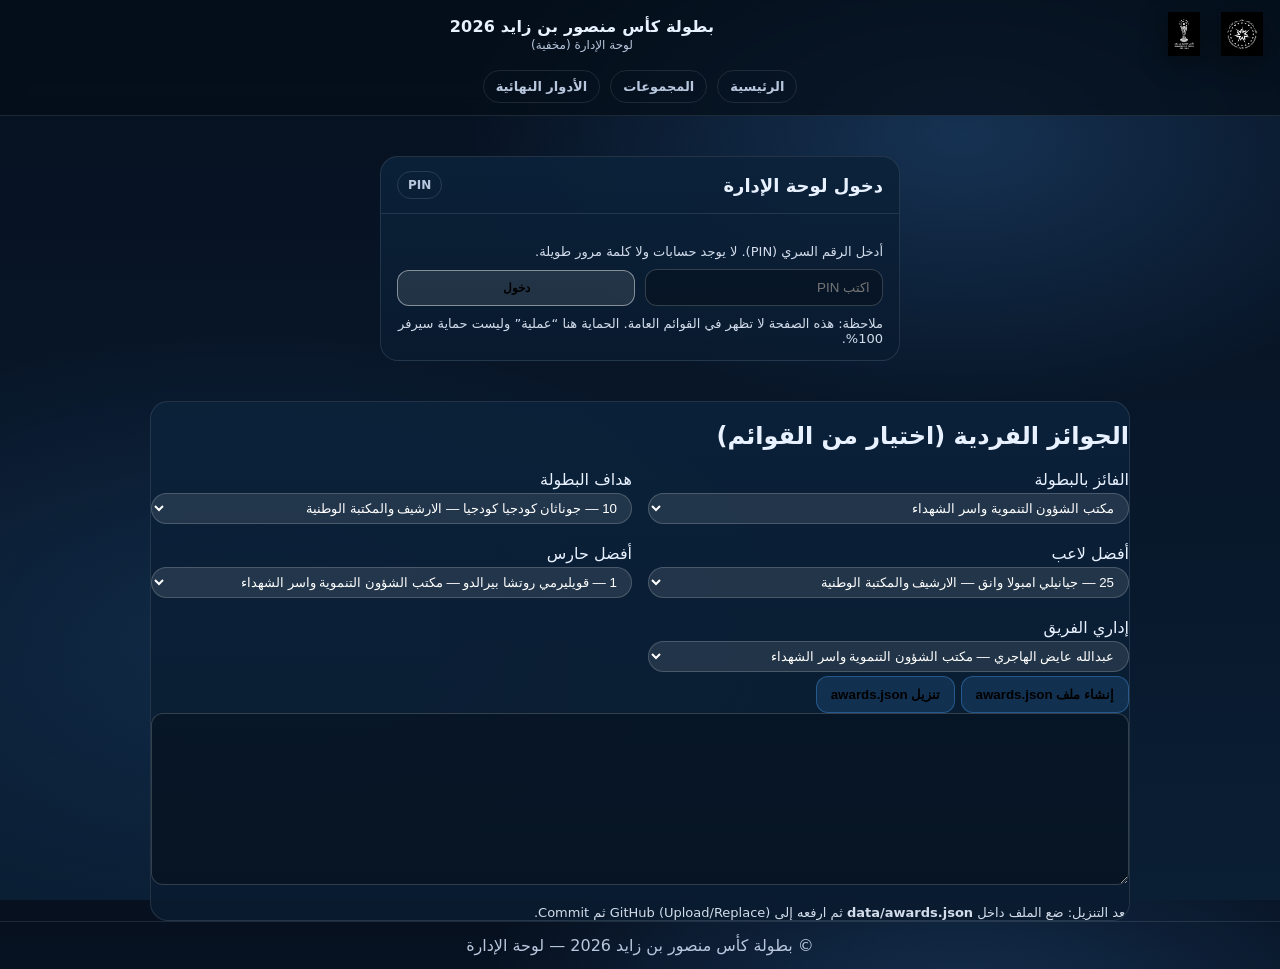
<file: admin.html>
<!doctype html>
<html lang="ar" dir="rtl">
<head>
  <meta charset="utf-8" />
  <meta name="viewport" content="width=device-width,initial-scale=1" />
  <title>لوحة الإدارة — كأس منصور 2026</title>
  <link rel="icon" type="image/png" href="assets/img/logo-tournament.png">
  <link rel="stylesheet" href="assets/css/style.css" />
  <style>
    .admin-wrap{max-width:980px;margin:0 auto}
    .admin-grid{display:grid;grid-template-columns:1fr;gap:12px}
    @media(min-width:820px){.admin-grid{grid-template-columns:1fr 1fr}}
    .box{border:1px solid rgba(255,255,255,.15);border-radius:14px;padding:14px;background:rgba(255,255,255,.04)}
    .row{display:flex;gap:10px;flex-wrap:wrap;align-items:center}
    .row > *{flex:1 1 180px}
    input, select, textarea{
      width:100%;padding:10px 12px;border-radius:12px;border:1px solid rgba(255,255,255,.18);
      background:rgba(0,0,0,.25);color:#fff;outline:none
    }
    textarea{min-height:90px}
    .btn{cursor:pointer}
    .btn.small{padding:10px 12px;border-radius:12px}
    .hint{font-size:13px;opacity:.9}
    .gate{max-width:520px;margin:40px auto}
    .hidden{display:none !important}
    .pill{display:inline-block;padding:6px 10px;border-radius:999px;background:rgba(255,255,255,.1);margin:4px 0}
    .mono{font-family:ui-monospace,SFMono-Regular,Menlo,Monaco,Consolas,"Liberation Mono","Courier New",monospace;font-size:12px}
  </style>
<style>
select option{color:#000;background:#fff;}
</style>
  <link rel="manifest" href="manifest.webmanifest">
  <meta name="theme-color" content="#0b1f3a">
  <meta name="apple-mobile-web-app-capable" content="yes">
  <meta name="apple-mobile-web-app-status-bar-style" content="default">
  <meta name="apple-mobile-web-app-title" content="كأس منصور">
  <link rel="apple-touch-icon" href="assets/icons/apple-touch-icon.png">
</head>
<body>
<header class="topbar">
  <div class="topbar-logos">
    <img class="logo" src="assets/img/logo-committee-white.png" alt="شعار اللجنة" />
  </div>
  <div class="brand">
    <div class="brand-title">بطولة كأس منصور بن زايد 2026</div>
    <div class="brand-sub">لوحة الإدارة (مخفية)</div>
  </div>
  <div class="topbar-logos">
    <img class="logo" src="assets/img/logo-cup-white.png" alt="شعار البطولة" />
  </div>
  <nav class="nav">
    <a class="nav-link" href="index.html">الرئيسية</a>
    <a class="nav-link" href="group.html?g=A">المجموعات</a>
    <a class="nav-link" href="knockout.html">الأدوار النهائية</a>
  </nav>
</header>

<main class="container admin-wrap">
  <section class="card gate" id="gate">
    <div class="card-h">
      <h2>دخول لوحة الإدارة</h2>
      <div class="badge">PIN</div>
    </div>
    <div class="card-b">
      <div class="hint">أدخل الرقم السري (PIN). لا يوجد حسابات ولا كلمة مرور طويلة.</div>
      <div style="height:10px"></div>
      <div class="row">
        <input id="pin" inputmode="numeric" placeholder="اكتب PIN" />
        <button class="btn btn-ga small" id="btnLogin">دخول</button>
      </div>
      <div id="gateMsg" class="note hidden" style="margin-top:10px"></div>
      <div class="hint" style="margin-top:10px">
        ملاحظة: هذه الصفحة لا تظهر في القوائم العامة. الحماية هنا “عملية” وليست حماية سيرفر 100%.
      </div>
    </div>
  </section>

  <section class="card hidden" id="panel">
    <div class="card-h">
      <h2>تحديث سريع — النتائج / الهدافون / VAR / الكروت</h2>
      <div class="badge" id="dataStatus">جاهز</div>
    </div>

    <div class="card-b">
      <div class="admin-grid">
        <div class="box">
          <div class="row">
            <select id="matchSelect"></select>
            <button class="btn btn-gb small" id="btnLoadMatch">تحميل</button>
          </div>
          <div class="hint" id="matchMeta" style="margin-top:8px"></div>

          <!-- KO Teams + Team Pool (for QF/SF/F/TP only) -->
          <div class="box hidden" id="koBox" style="border:1px dashed rgba(255,255,255,.35)">
            <div class="hint" style="margin-bottom:8px">
              <b>الأدوار النهائية:</b> اختر الفريقين من القائمة (16 فريق). يمكنك استبعاد الفرق التي خرجت لتسهيل الاختيار، وإضافة فريق بالخطأ إن لزم.
            </div>
            <div class="row">
              <select id="ko_team1"></select>
              <select id="ko_team2"></select>
            </div>

            <div style="height:8px"></div>
            <div class="row">
              <select id="poolTeam"></select>
              <button class="btn small" id="btnExcludeTeam" type="button">استبعاد</button>
              <button class="btn btn-gb small" id="btnResetPool" type="button">إعادة ضبط</button>
            </div>

            <div style="height:8px"></div>
            <div class="row">
              <input id="addTeamName" placeholder="إضافة فريق (اختياري)" />
              <button class="btn small" id="btnAddTeam" type="button">إضافة</button>
            </div>

            <div class="hint" style="margin-top:8px">
              ملاحظة: الاستبعاد/الإضافة محفوظة على هذا الجهاز فقط.
            </div>
          </div>


          <div style="height:10px"></div>
          <div class="row">
            <input id="score1" placeholder="نتيجة الفريق 1" inputmode="numeric" />
            <input id="score2" placeholder="نتيجة الفريق 2" inputmode="numeric" />
          </div>

          <div style="height:10px"></div>
          <div class="row">
            <select id="ref1"></select>
            <select id="ref2"></select>
          </div>

          <div class="row">
            <input id="ref1_manual" placeholder="أو اكتب حكم 1 يدويًا" />
            <input id="ref2_manual" placeholder="أو اكتب حكم 2 يدويًا" />
          </div>

          <div style="height:10px"></div>
          <div class="row">
            <select id="commentator"></select>
            <input id="pomSearch" class="pill" placeholder="بحث لاعب (اكتب حرفين)" style="flex:1;min-width:140px" />
            <select id="pom"></select>
            <input id="pom_manual" placeholder="أو اكتب اسم أفضل لاعب يدوياً" />
          </div>

          <div class="row">
            <input id="commentator_manual" placeholder="أو اكتب اسم المعلق يدويًا" />
          </div>

          <div style="height:10px"></div>
          
          <div style="height:10px"></div>

          
          <div class="hint" style="margin:10px 0 6px"><b>VAR</b> (حتى 4 مرات في المباراة: <b>2</b> لكل فريق)</div>
          <div class="var-grid">
            <!-- 1 -->
            <div class="row">
              <span class="pill" style="min-width:34px;text-align:center">1</span>
              <select id="var1_team" class="pill">
                <option value="">الفريق</option>
                <option value="team1">الفريق 1</option>
                <option value="team2">الفريق 2</option>
              </select>
              <select id="var1_type" class="pill">
                <option value="">الحالة</option>
                <option value="penalty">ضربة جزاء</option>
                <option value="goal">هدف</option>
                <option value="red">بطاقة حمراء</option>
                <option value="other">أخرى</option>
              </select>
              <select id="var1_result" class="pill">
                <option value="">النتيجة</option>
                <option value="awarded">تم احتسابه</option>
                <option value="cancelled">أُلغي</option>
                <option value="confirmed">تأكيد قرار الحكم</option>
              </select>
            </div>
            <!-- 2 -->
            <div class="row">
              <span class="pill" style="min-width:34px;text-align:center">2</span>
              <select id="var2_team" class="pill">
                <option value="">الفريق</option>
                <option value="team1">الفريق 1</option>
                <option value="team2">الفريق 2</option>
              </select>
              <select id="var2_type" class="pill">
                <option value="">الحالة</option>
                <option value="penalty">ضربة جزاء</option>
                <option value="goal">هدف</option>
                <option value="red">بطاقة حمراء</option>
                <option value="other">أخرى</option>
              </select>
              <select id="var2_result" class="pill">
                <option value="">النتيجة</option>
                <option value="awarded">تم احتسابه</option>
                <option value="cancelled">أُلغي</option>
                <option value="confirmed">تأكيد قرار الحكم</option>
              </select>
            </div>
            <!-- 3 -->
            <div class="row">
              <span class="pill" style="min-width:34px;text-align:center">3</span>
              <select id="var3_team" class="pill">
                <option value="">الفريق</option>
                <option value="team1">الفريق 1</option>
                <option value="team2">الفريق 2</option>
              </select>
              <select id="var3_type" class="pill">
                <option value="">الحالة</option>
                <option value="penalty">ضربة جزاء</option>
                <option value="goal">هدف</option>
                <option value="red">بطاقة حمراء</option>
                <option value="other">أخرى</option>
              </select>
              <select id="var3_result" class="pill">
                <option value="">النتيجة</option>
                <option value="awarded">تم احتسابه</option>
                <option value="cancelled">أُلغي</option>
                <option value="confirmed">تأكيد قرار الحكم</option>
              </select>
            </div>
            <!-- 4 -->
            <div class="row">
              <span class="pill" style="min-width:34px;text-align:center">4</span>
              <select id="var4_team" class="pill">
                <option value="">الفريق</option>
                <option value="team1">الفريق 1</option>
                <option value="team2">الفريق 2</option>
              </select>
              <select id="var4_type" class="pill">
                <option value="">الحالة</option>
                <option value="penalty">ضربة جزاء</option>
                <option value="goal">هدف</option>
                <option value="red">بطاقة حمراء</option>
                <option value="other">أخرى</option>
              </select>
              <select id="var4_result" class="pill">
                <option value="">النتيجة</option>
                <option value="awarded">تم احتسابه</option>
                <option value="cancelled">أُلغي</option>
                <option value="confirmed">تأكيد قرار الحكم</option>
              </select>
            </div>
          </div>
<div style="height:10px"></div>
          <div class="row">
            <button class="btn btn-gc small" id="btnSaveRow">حفظ داخل اللوحة</button>
            <button class="btn btn-gd small" id="btnResetRow">تراجع</button>
          </div>
          <div class="hint" style="margin-top:8px">
            “حفظ داخل اللوحة” لا يرفع GitHub تلقائيًا — لكنه يحضّر لك ملف matches.csv جاهز للتنزيل/الرفع.
          </div>
        </div>

        <div class="box">
          <div class="hint"><b>الهدافون (بدون كتابة أسماء)</b></div>
          <div class="row" style="margin-top:8px">
            <select id="side"></select>
            <input id="playerSearch" class="pill" placeholder="بحث لاعب (اكتب حرفين)" style="flex:1;min-width:140px" />
            <select id="player"></select>
            <input id="player_manual" placeholder="أو اكتب اسم اللاعب يدوياً" />
            <button class="btn btn-ga small" id="btnGoal">+ هدف</button>
          </div>
          <div class="row">
            <button class="btn btn-gb small" id="btnUndoGoal">تراجع آخر هدف</button>
            <button class="btn btn-gc small" id="btnClearGoals">مسح الهدافين</button>
          </div>

          <div style="height:10px"></div>
          <div class="hint"><b>الكروت</b></div>
          <div class="row" style="margin-top:8px">
            <select id="cardSide"></select>
            <input id="cardSearch" class="pill" placeholder="بحث لاعب (اكتب حرفين)" style="flex:1;min-width:140px" />
            <select id="cardPlayer"></select>
            <input id="cardPlayer_manual" placeholder="أو اكتب اسم اللاعب يدوياً" />
            <button class="btn btn-gb small" id="btnYellow">🟨 أصفر</button>
            <button class="btn btn-gd small" id="btnRed">🟥 أحمر</button>
          </div>
          <div class="row">
            <button class="btn btn-gc small" id="btnUndoCard">تراجع آخر كرت</button>
            <button class="btn btn-gc small" id="btnClearCards">مسح الكروت</button>
          </div>

          <div style="height:12px"></div>
          <div class="hint"><b>الملخص (يظهر في صفحة المباراة)</b></div>
          <div class="pill">الفريق 1 — الهدافون</div>
          <div class="mono" id="goalsPreview1">—</div>
          <div class="pill">الفريق 2 — الهدافون</div>
          <div class="mono" id="goalsPreview2">—</div>
          <div class="pill">الفريق 1 — كروت</div>
          <div class="mono" id="cardsPreview1">—</div>
          <div class="pill">الفريق 2 — كروت</div>
          <div class="mono" id="cardsPreview2">—</div>
        </div>
      </div>

      <hr class="sep" />

      <div class="box">
        <div class="row">
          <button class="btn btn-ga small" id="btnDownload">تنزيل matches.csv</button>
          <button class="btn btn-gb small" id="btnCopy">نسخ محتوى CSV</button>
        </div>
        <div class="hint" style="margin-top:8px">
          بعد التنزيل: ادخل GitHub → افتح <span class="mono">data/matches.csv</span> → Upload/Replace → Commit.
        </div>
        <textarea id="csvOut" class="mono" readonly></textarea>
      </div>

      <div id="panelMsg" class="note hidden" style="margin-top:12px"></div>
    </div>
  </section>

<section class="card">
  <h2 class="card-title">الجوائز الفردية (اختيار من القوائم)</h2>
  <div class="grid-2">
    <div class="field">
      <label class="field-label">الفائز بالبطولة</label>
      <select id="award_bestTeam" class="pill"></select>
    </div>
    <div class="field">
      <label class="field-label">هداف البطولة</label>
      <select id="award_topScorer" class="pill"></select>
    </div>
    <div class="field">
      <label class="field-label">أفضل لاعب</label>
      <select id="award_bestPlayer" class="pill"></select>
    </div>
    <div class="field">
      <label class="field-label">أفضل حارس</label>
      <select id="award_bestGK" class="pill"></select>
    </div>
    <div class="field">
      <label class="field-label">إداري الفريق</label>
      <select id="award_bestAdmin" class="pill"></select>
    </div>
  </div>

  <div class="actions">
    <button id="award_save" class="btn primary">إنشاء ملف awards.json</button>
    <button id="award_download" class="btn">تنزيل awards.json</button>
  </div>

  <textarea id="award_json" class="csv-box" rows="10" spellcheck="false" dir="ltr"></textarea>
  <div class="hint">بعد التنزيل: ضع الملف داخل <b>data/awards.json</b> ثم ارفعه إلى GitHub (Upload/Replace) ثم Commit.</div>
</section>

</main>

<footer class="footer">
  © بطولة كأس منصور بن زايد 2026 — لوحة الإدارة
</footer>

<script src="assets/js/admin.js"></script>
  <script src="assets/js/admin_awards.js"></script>
<script>
  if ("serviceWorker" in navigator) {
    window.addEventListener("load", function () {
      navigator.serviceWorker.register("service-worker.js")
        .then(function () { console.log("PWA ready"); })
        .catch(function (err) { console.error("SW registration failed:", err); });
    });
  }
</script>
</body>
</html>
</file>
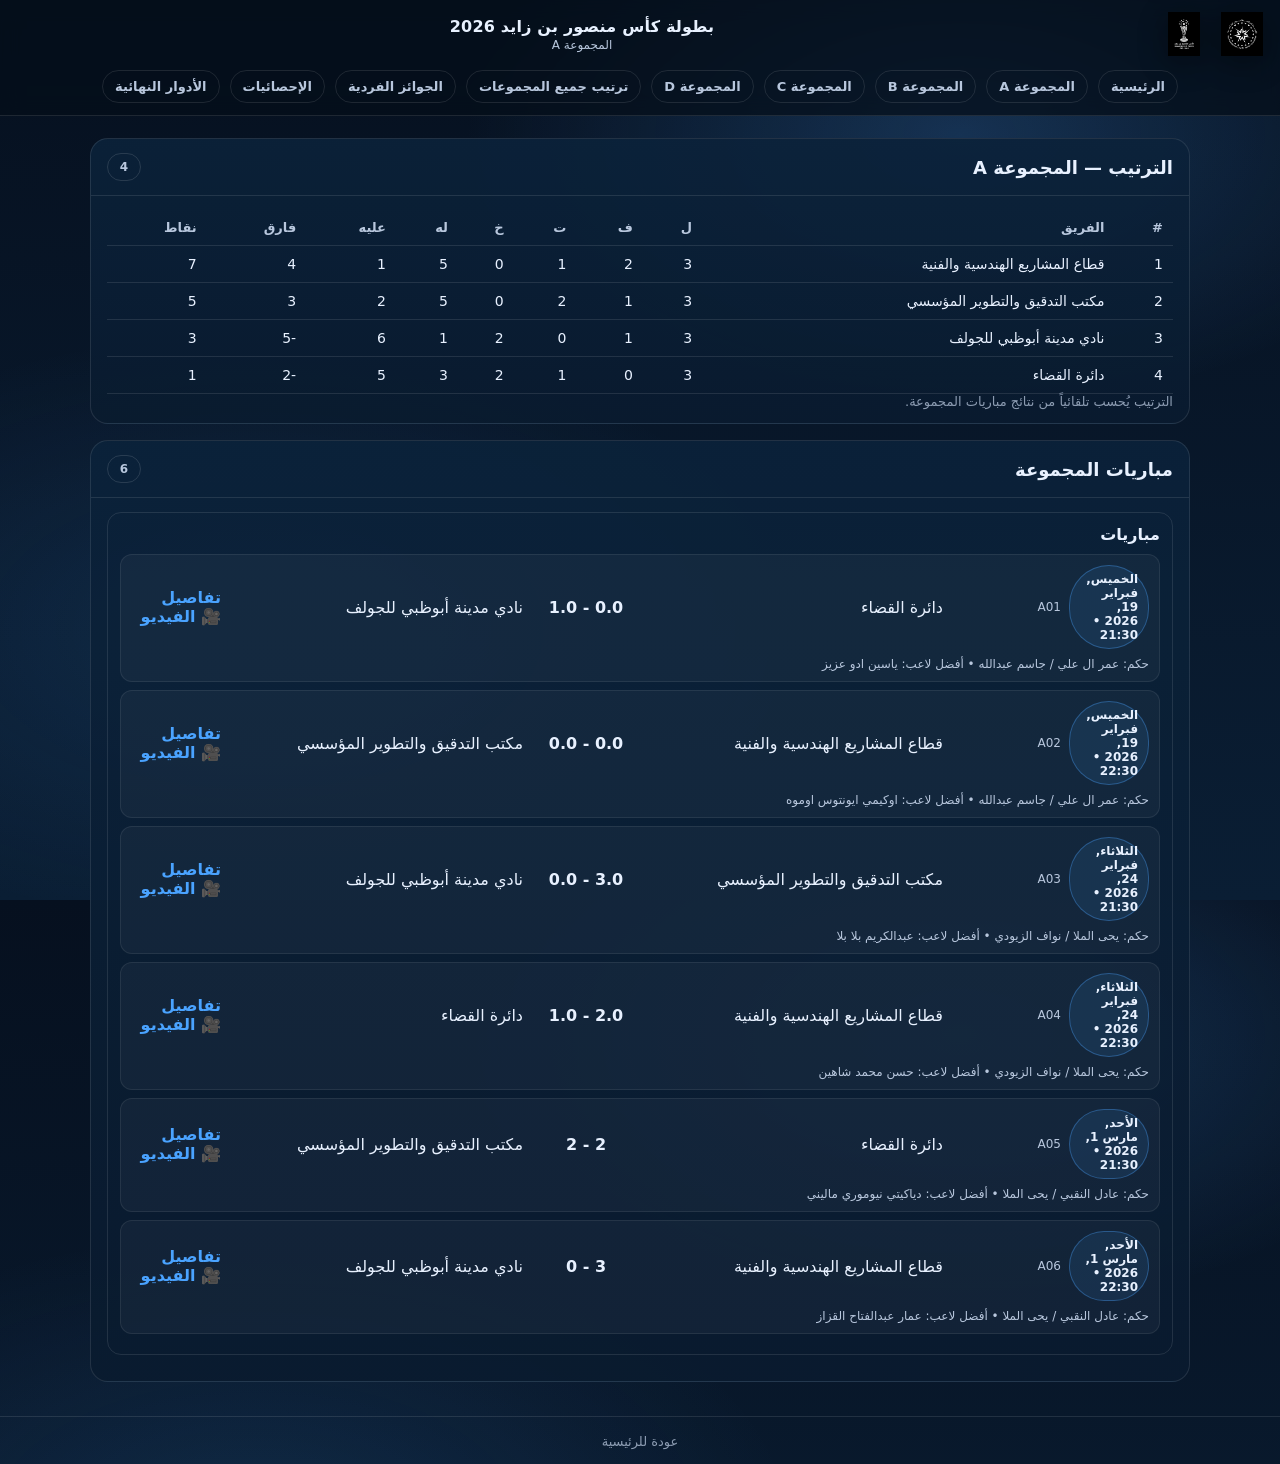
<file: group.html>
<!doctype html>
<html lang="ar" dir="rtl">
<head>
  <meta charset="utf-8" />
  <meta name="viewport" content="width=device-width,initial-scale=1" />
  <title>المجموعة</title>
  <link rel="icon" type="image/png" href="assets/img/logo-tournament.png">
  <link rel="stylesheet" href="assets/css/style.css" />
  <link rel="manifest" href="manifest.webmanifest">
  <meta name="theme-color" content="#0b1f3a">
  <meta name="apple-mobile-web-app-capable" content="yes">
  <meta name="apple-mobile-web-app-status-bar-style" content="default">
  <meta name="apple-mobile-web-app-title" content="كأس منصور">
  <link rel="apple-touch-icon" href="assets/icons/apple-touch-icon.png">
</head>
<body id="page">
<header class="topbar">
  <div class="topbar-logos">
    <img class="logo" src="assets/img/logo-committee-white.png" alt="شعار اللجنة" />
  </div>
  <div class="brand">
    <div class="brand-title">بطولة كأس منصور بن زايد 2026</div>
    <div class="brand-sub" id="pageSub">المجموعة</div>
  </div>
  <div class="topbar-logos">
    <img class="logo" src="assets/img/logo-cup-white.png" alt="شعار البطولة" />
  </div>
  <nav class="nav">
    <a class="nav-link" href="index.html">الرئيسية</a>
    <a class="nav-link" href="group.html?g=A">المجموعة A</a>
    <a class="nav-link" href="group.html?g=B">المجموعة B</a>
    <a class="nav-link" href="group.html?g=C">المجموعة C</a>
    <a class="nav-link" href="group.html?g=D">المجموعة D</a>
    <a class="nav-link" href="groups_all.html">ترتيب جميع المجموعات</a>
    <a class="nav-link" href="awards.html">الجوائز الفردية</a>
    <a class="nav-link" href="stats.html">الإحصائيات</a>
    <a class="nav-link" href="knockout.html">الأدوار النهائية</a>
  </nav>
</header>

<main class="container">
  <section class="card">
    <div class="card-h">
      <h2 id="grpTitle">ترتيب المجموعة</h2>
      <div class="badge" id="grpBadge">0</div>
    </div>
    <div class="card-b table-wrap">
      <table class="table" id="tblStandings">
        <thead>
          <tr>
            <th>#</th>
            <th>الفريق</th>
            <th>ل</th>
            <th>ف</th>
            <th>ت</th>
            <th>خ</th>
            <th>له</th>
            <th>عليه</th>
            <th>فارق</th>
            <th>نقاط</th>
          </tr>
        </thead>
        <tbody></tbody>
      </table>
      <div class="muted small">الترتيب يُحسب تلقائياً من نتائج مباريات المجموعة.</div>
      <div id="loadError" class="note hidden"></div>
    </div>
  </section>

  <section class="card">
    <div class="card-h">
      <h2>مباريات المجموعة</h2>
      <div class="badge" id="matchesCount">0</div>
    </div>
    <div class="card-b" id="matchesByRound"></div>
  </section>
</main>

<footer class="footer">
  <a class="muted" href="index.html">عودة للرئيسية</a>
</footer>

<script src="assets/js/main.js"></script>
<script>
  CupApp.initGroup();
</script>
<script>
  if ("serviceWorker" in navigator) {
    window.addEventListener("load", function () {
      navigator.serviceWorker.register("service-worker.js")
        .then(function () { console.log("PWA ready"); })
        .catch(function (err) { console.error("SW registration failed:", err); });
    });
  }
</script>
</body>
</html>
</file>
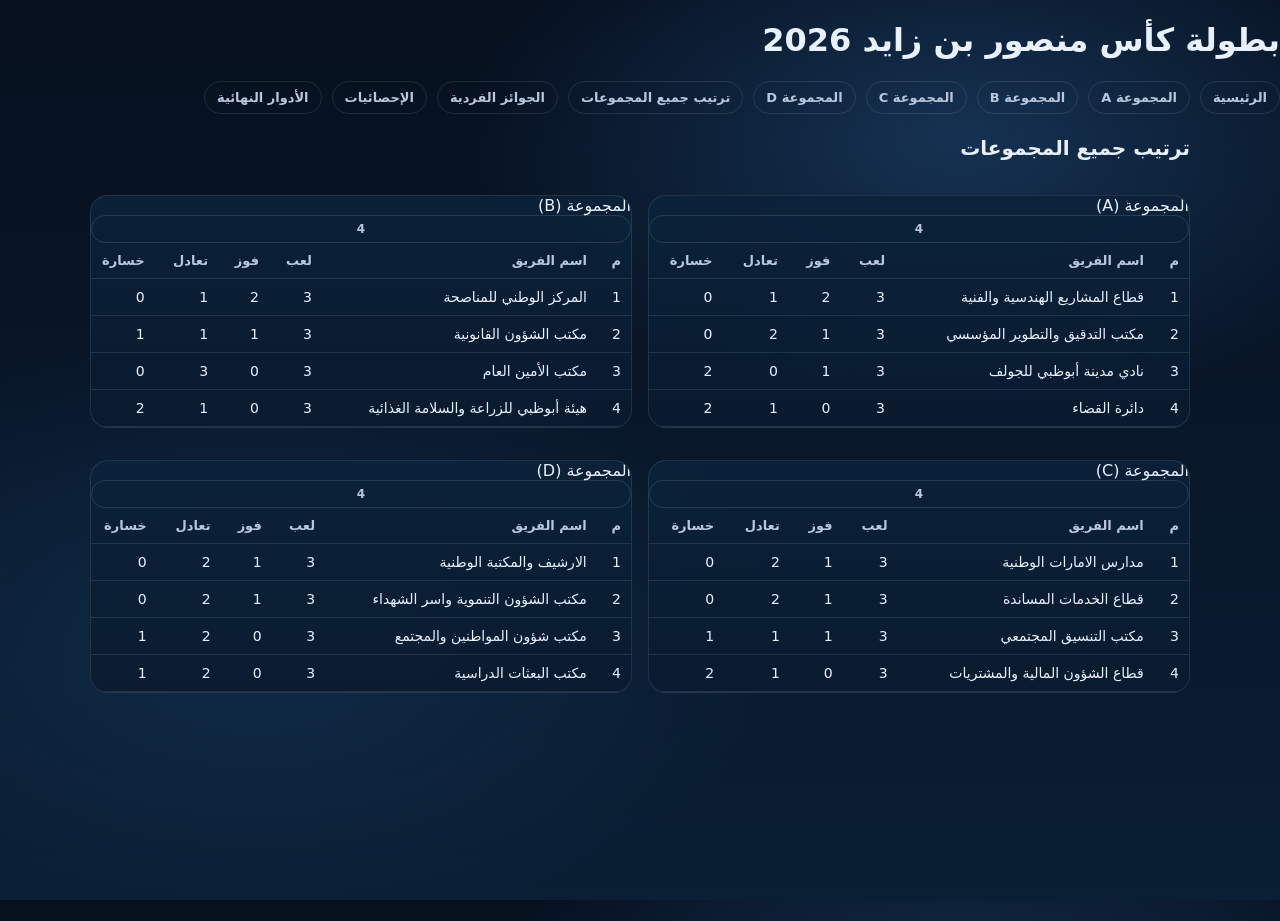
<file: groups_all.html>
<!DOCTYPE html>
<html lang="ar" dir="rtl">
<head>
  <meta charset="UTF-8" />
  <meta name="viewport" content="width=device-width, initial-scale=1.0" />
  <title>بطولة كأس منصور بن زايد 2026</title>
  <link rel="stylesheet" href="assets/css/style.css" />
  <link rel="manifest" href="manifest.webmanifest">
  <meta name="theme-color" content="#0b1f3a">
  <meta name="apple-mobile-web-app-capable" content="yes">
  <meta name="apple-mobile-web-app-status-bar-style" content="default">
  <meta name="apple-mobile-web-app-title" content="كأس منصور">
  <link rel="apple-touch-icon" href="assets/icons/apple-touch-icon.png">
</head>

<body>
  <header class="site-header">
    <div class="header-inner">
      <h1 class="site-title">بطولة كأس منصور بن زايد 2026</h1>
    </div>
    <nav class="nav">
    <a class="nav-link" href="index.html">الرئيسية</a>
    <a class="nav-link" href="group.html?g=A">المجموعة A</a>
    <a class="nav-link" href="group.html?g=B">المجموعة B</a>
    <a class="nav-link" href="group.html?g=C">المجموعة C</a>
    <a class="nav-link" href="group.html?g=D">المجموعة D</a>
    <a class="nav-link" href="groups_all.html">ترتيب جميع المجموعات</a>
    <a class="nav-link" href="awards.html">الجوائز الفردية</a>
    <a class="nav-link" href="stats.html">الإحصائيات</a>
    <a class="nav-link" href="knockout.html">الأدوار النهائية</a>
  </nav>
  </header>

  <main class="container">
    <div class="page-head">
      <h2 class="page-title">ترتيب جميع المجموعات</h2>
      <div id="loadError" class="alert hidden"></div>
    </div>

    <div class="grid-2">
      
      <section class="card" id="grp_A">
        <div class="card-head">
          <div class="card-title">المجموعة (A)</div>
          <div class="badge">0</div>
        </div>
        <div class="table-wrap">
          <table class="table">
            <thead>
              <tr>
                <th>م</th>
                <th>اسم الفريق</th>
                <th>لعب</th>
                <th>فوز</th>
                <th>تعادل</th>
                <th>خسارة</th>
                <th>له</th>
                <th>عليه</th>
                <th>الفرق</th>
                <th>النقاط</th>
              </tr>
            </thead>
            <tbody></tbody>
          </table>
        </div>
      </section>
    
      <section class="card" id="grp_B">
        <div class="card-head">
          <div class="card-title">المجموعة (B)</div>
          <div class="badge">0</div>
        </div>
        <div class="table-wrap">
          <table class="table">
            <thead>
              <tr>
                <th>م</th>
                <th>اسم الفريق</th>
                <th>لعب</th>
                <th>فوز</th>
                <th>تعادل</th>
                <th>خسارة</th>
                <th>له</th>
                <th>عليه</th>
                <th>الفرق</th>
                <th>النقاط</th>
              </tr>
            </thead>
            <tbody></tbody>
          </table>
        </div>
      </section>
    
      <section class="card" id="grp_C">
        <div class="card-head">
          <div class="card-title">المجموعة (C)</div>
          <div class="badge">0</div>
        </div>
        <div class="table-wrap">
          <table class="table">
            <thead>
              <tr>
                <th>م</th>
                <th>اسم الفريق</th>
                <th>لعب</th>
                <th>فوز</th>
                <th>تعادل</th>
                <th>خسارة</th>
                <th>له</th>
                <th>عليه</th>
                <th>الفرق</th>
                <th>النقاط</th>
              </tr>
            </thead>
            <tbody></tbody>
          </table>
        </div>
      </section>
    
      <section class="card" id="grp_D">
        <div class="card-head">
          <div class="card-title">المجموعة (D)</div>
          <div class="badge">0</div>
        </div>
        <div class="table-wrap">
          <table class="table">
            <thead>
              <tr>
                <th>م</th>
                <th>اسم الفريق</th>
                <th>لعب</th>
                <th>فوز</th>
                <th>تعادل</th>
                <th>خسارة</th>
                <th>له</th>
                <th>عليه</th>
                <th>الفرق</th>
                <th>النقاط</th>
              </tr>
            </thead>
            <tbody></tbody>
          </table>
        </div>
      </section>
    
    </div>
  </main>

  <script src="assets/js/main.js"></script>
  <script src="assets/js/groups_all.js"></script>
  <script>
  if ("serviceWorker" in navigator) {
    window.addEventListener("load", function () {
      navigator.serviceWorker.register("service-worker.js")
        .then(function () { console.log("PWA ready"); })
        .catch(function (err) { console.error("SW registration failed:", err); });
    });
  }
</script>
</body>
</html>
</file>
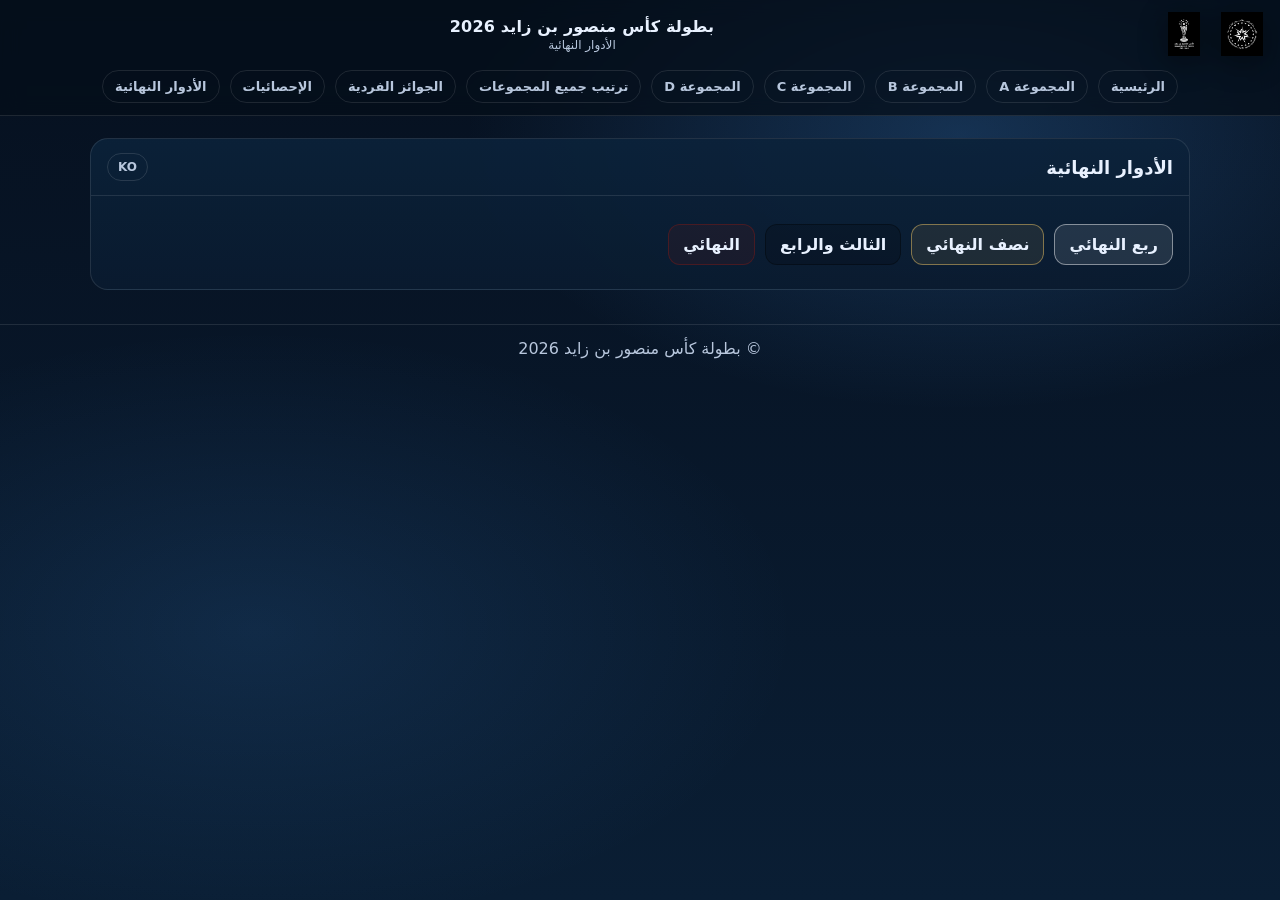
<file: knockout.html>
<!doctype html>
<html lang="ar" dir="rtl">
<head>
  <meta charset="utf-8" />
  <meta name="viewport" content="width=device-width,initial-scale=1" />
  <title>الأدوار النهائية</title>
  <link rel="icon" type="image/png" href="assets/img/logo-tournament.png">
  <link rel="stylesheet" href="assets/css/style.css" />
  <link rel="manifest" href="manifest.webmanifest">
  <meta name="theme-color" content="#0b1f3a">
  <meta name="apple-mobile-web-app-capable" content="yes">
  <meta name="apple-mobile-web-app-status-bar-style" content="default">
  <meta name="apple-mobile-web-app-title" content="كأس منصور">
  <link rel="apple-touch-icon" href="assets/icons/apple-touch-icon.png">
</head>
<body id="page">
<header class="topbar">
  <div class="topbar-logos">
    <img class="logo" src="assets/img/logo-committee-white.png" alt="شعار اللجنة" />
  </div>
  <div class="brand">
    <div class="brand-title">بطولة كأس منصور بن زايد 2026</div>
    <div class="brand-sub" id="pageSub">الأدوار النهائية</div>
  </div>
  <div class="topbar-logos">
    <img class="logo" src="assets/img/logo-cup-white.png" alt="شعار البطولة" />
  </div>
  <nav class="nav">
    <a class="nav-link" href="index.html">الرئيسية</a>
    <a class="nav-link" href="group.html?g=A">المجموعة A</a>
    <a class="nav-link" href="group.html?g=B">المجموعة B</a>
    <a class="nav-link" href="group.html?g=C">المجموعة C</a>
    <a class="nav-link" href="group.html?g=D">المجموعة D</a>
    <a class="nav-link" href="groups_all.html">ترتيب جميع المجموعات</a>
    <a class="nav-link" href="awards.html">الجوائز الفردية</a>
    <a class="nav-link" href="stats.html">الإحصائيات</a>
    <a class="nav-link" href="knockout.html">الأدوار النهائية</a>
  </nav>
</header>

<main class="container">
  <section class="card">
    <div class="card-h">
      <h2>الأدوار النهائية</h2>
      <div class="badge">KO</div>
    </div>
    <div class="card-b">
      <div class="btn-row">
        <a class="btn btn-ga" href="qf.html">ربع النهائي</a>
        <a class="btn btn-gb" href="sf.html">نصف النهائي</a>
        <a class="btn btn-gc" href="tp.html">الثالث والرابع</a>
        <a class="btn btn-gd" href="final.html">النهائي</a>
      </div>
      <div class="muted small" style="margin-top:10px">
       
      </div>
    </div>
  </section>
</main>

<footer class="footer">© بطولة كأس منصور بن زايد 2026</footer>

<script src="assets/js/main.js"></script>
<script> CupApp.initKnockout(); </script>
<script>
  if ("serviceWorker" in navigator) {
    window.addEventListener("load", function () {
      navigator.serviceWorker.register("service-worker.js")
        .then(function () { console.log("PWA ready"); })
        .catch(function (err) { console.error("SW registration failed:", err); });
    });
  }
</script>
</body>
</html>
</file>
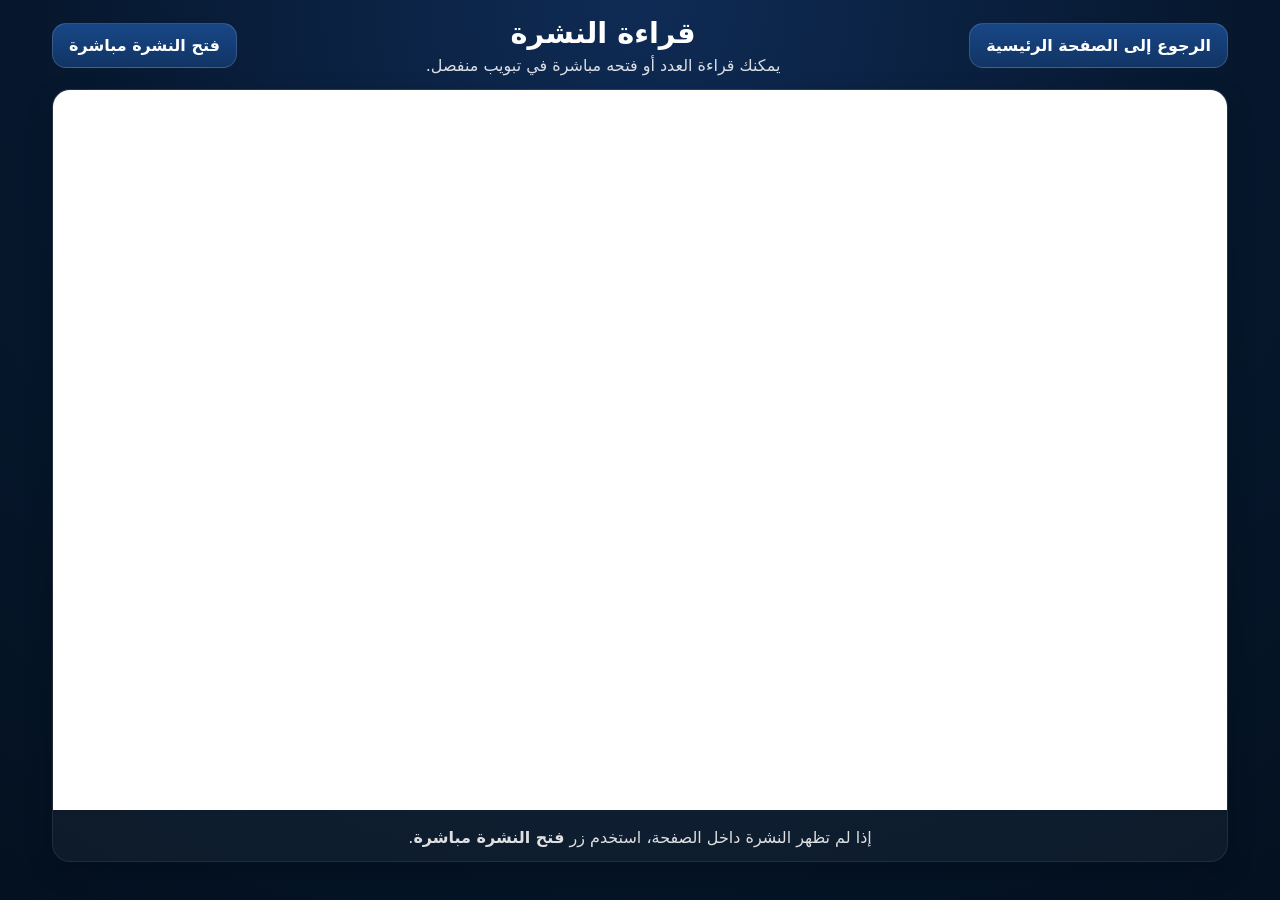
<file: news-viewer.html>
<!doctype html>
<html lang="ar" dir="rtl">
<head>
  <meta charset="utf-8" />
  <meta name="viewport" content="width=device-width,initial-scale=1" />
  <title>قراءة النشرة</title>
  <link rel="stylesheet" href="assets/css/style.css" />
  <style>
    body{background:radial-gradient(circle at top, #0f2b55, #06172d 55%, #041120);color:#fff;margin:0}
    .viewer-wrap{max-width:1200px;margin:0 auto;padding:16px 12px 24px}
    .viewer-top{display:flex;align-items:center;justify-content:space-between;gap:12px;flex-wrap:wrap;margin-bottom:14px}
    .title-wrap{flex:1 1 auto;text-align:center}
    .title-wrap h1{margin:0 0 6px;font-size:1.8rem}
    .title-wrap p{margin:0;color:rgba(255,255,255,.85)}
    .back-home,.open-direct{display:inline-flex;align-items:center;justify-content:center;padding:12px 16px;border-radius:14px;background:linear-gradient(180deg,#184786,#113464);color:#fff;text-decoration:none;border:1px solid rgba(255,255,255,.15);font-weight:800}
    .viewer-card{background:rgba(255,255,255,.04);border:1px solid rgba(255,255,255,.08);border-radius:18px;overflow:hidden;box-shadow:0 10px 28px rgba(0,0,0,.2)}
    iframe{width:100%;height:80vh;border:none;background:#fff}
    .fallback{padding:14px;text-align:center;color:rgba(255,255,255,.86)}
    @media (max-width:640px){
      .viewer-wrap{padding:12px 8px 20px}
      .viewer-top{position:sticky;top:0;background:linear-gradient(180deg, rgba(6,23,45,.97), rgba(6,23,45,.9));backdrop-filter:blur(8px);padding:8px 0 10px;z-index:10}
      .title-wrap h1{font-size:1.2rem}
      .title-wrap p{font-size:.88rem}
      .back-home,.open-direct{width:100%;min-height:44px;font-size:.95rem}
      iframe{height:74vh}
    }
  </style>
</head>
<body>
  <main class="viewer-wrap">
    <div class="viewer-top">
      <a href="index.html" class="back-home">الرجوع إلى الصفحة الرئيسية</a>
      <div class="title-wrap">
        <h1 id="pageTitle">قراءة النشرة</h1>
        <p>يمكنك قراءة العدد أو فتحه مباشرة في تبويب منفصل.</p>
      </div>
      <a id="openDirect" href="#" class="open-direct" target="_blank" rel="noopener">فتح النشرة مباشرة</a>
    </div>

    <section class="viewer-card">
      <iframe id="pdfFrame" title="قراءة النشرة"></iframe>
      <div class="fallback">إذا لم تظهر النشرة داخل الصفحة، استخدم زر <strong>فتح النشرة مباشرة</strong>.</div>
    </section>
  </main>

  <script>
    const params = new URLSearchParams(location.search);
    const file = params.get('file') || '';
    const title = params.get('title') || 'قراءة النشرة';
    document.getElementById('pageTitle').textContent = decodeURIComponent(title);
    document.getElementById('pdfFrame').src = file;
    document.getElementById('openDirect').href = file;
  </script>
</body>
</html>
</file>
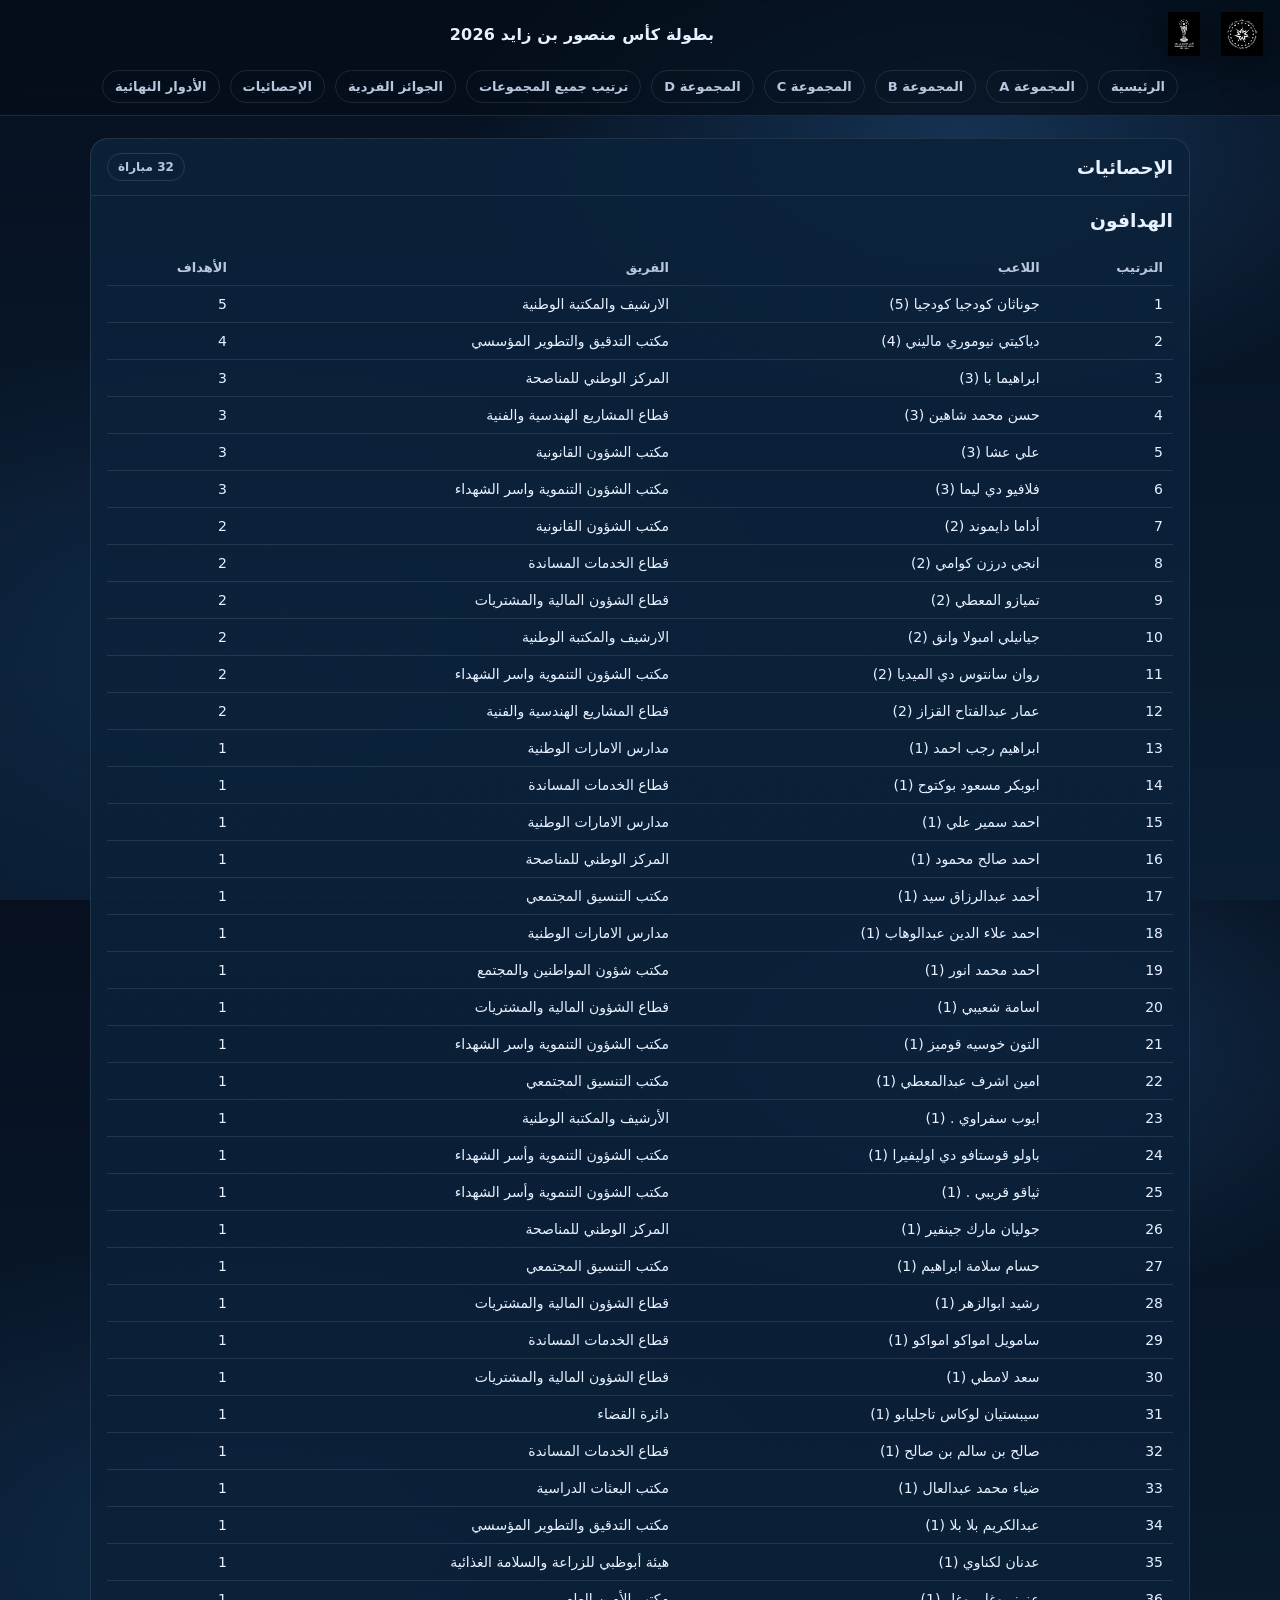
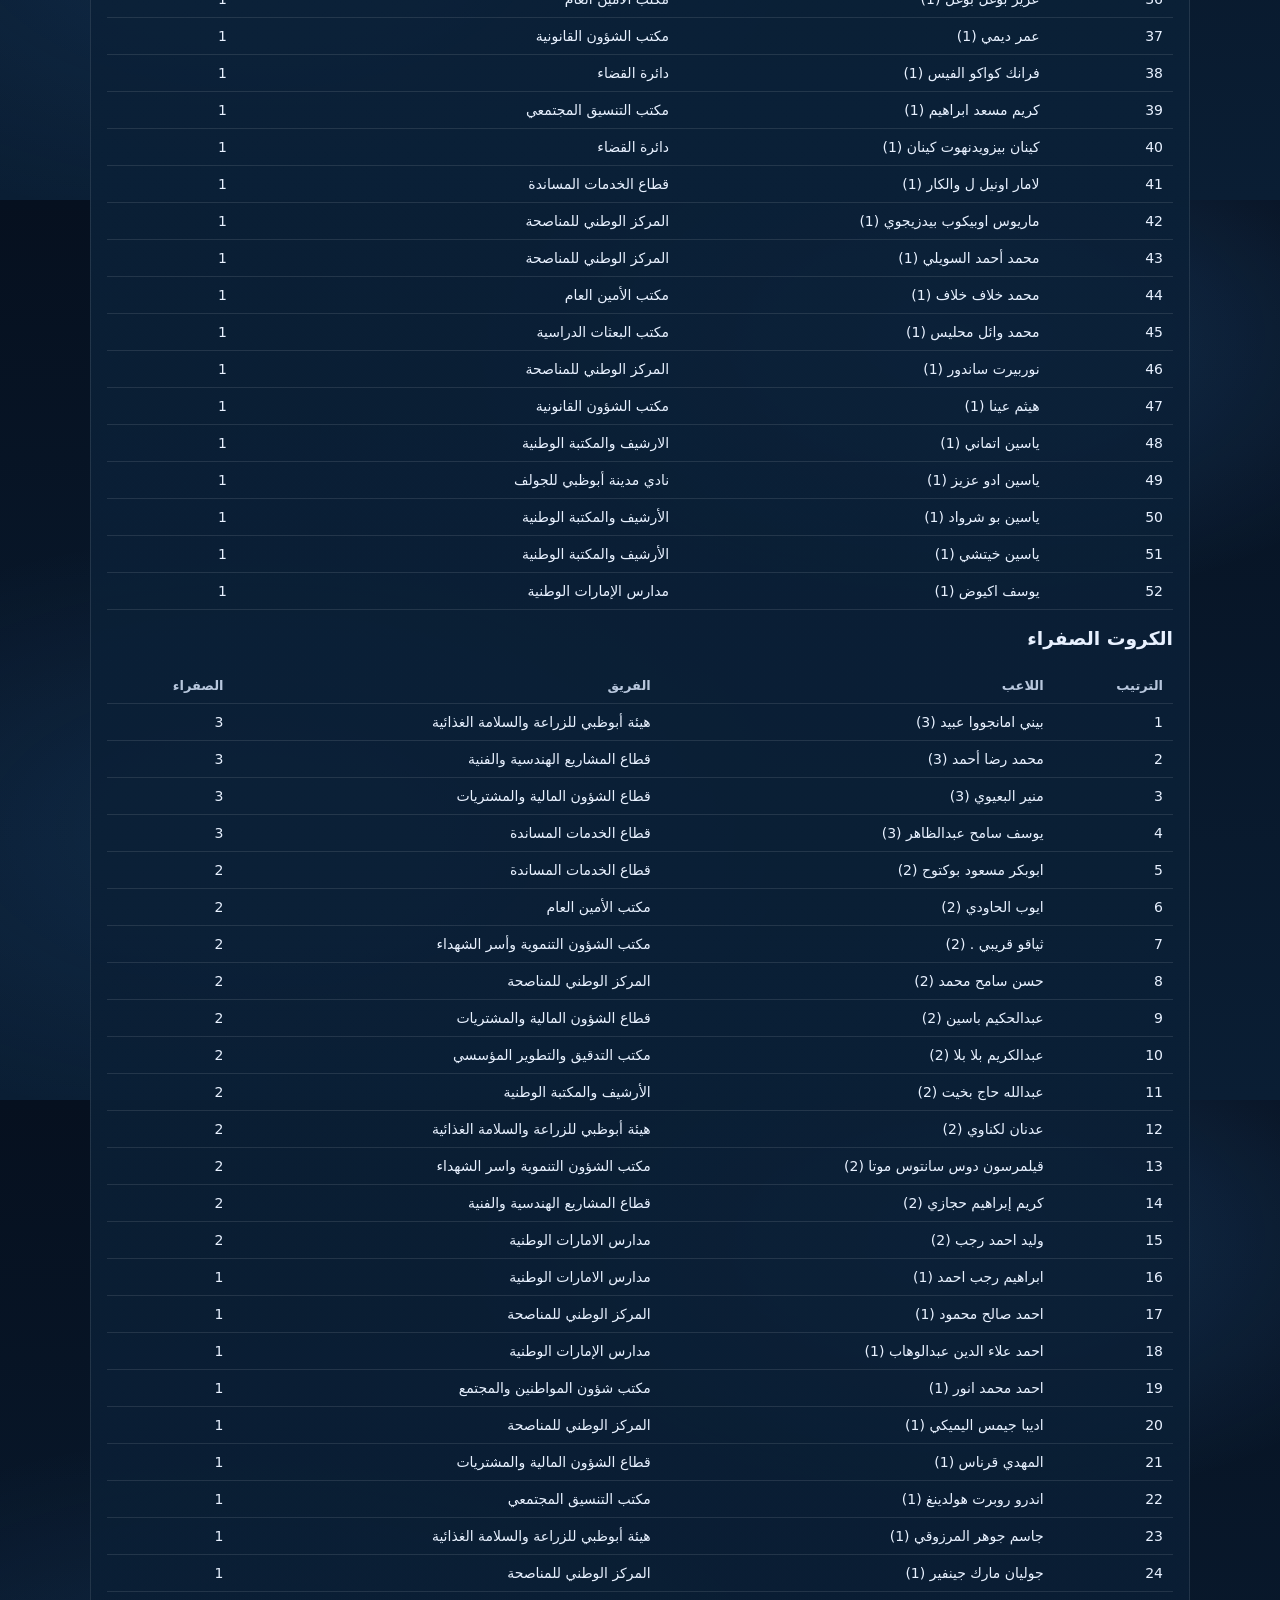
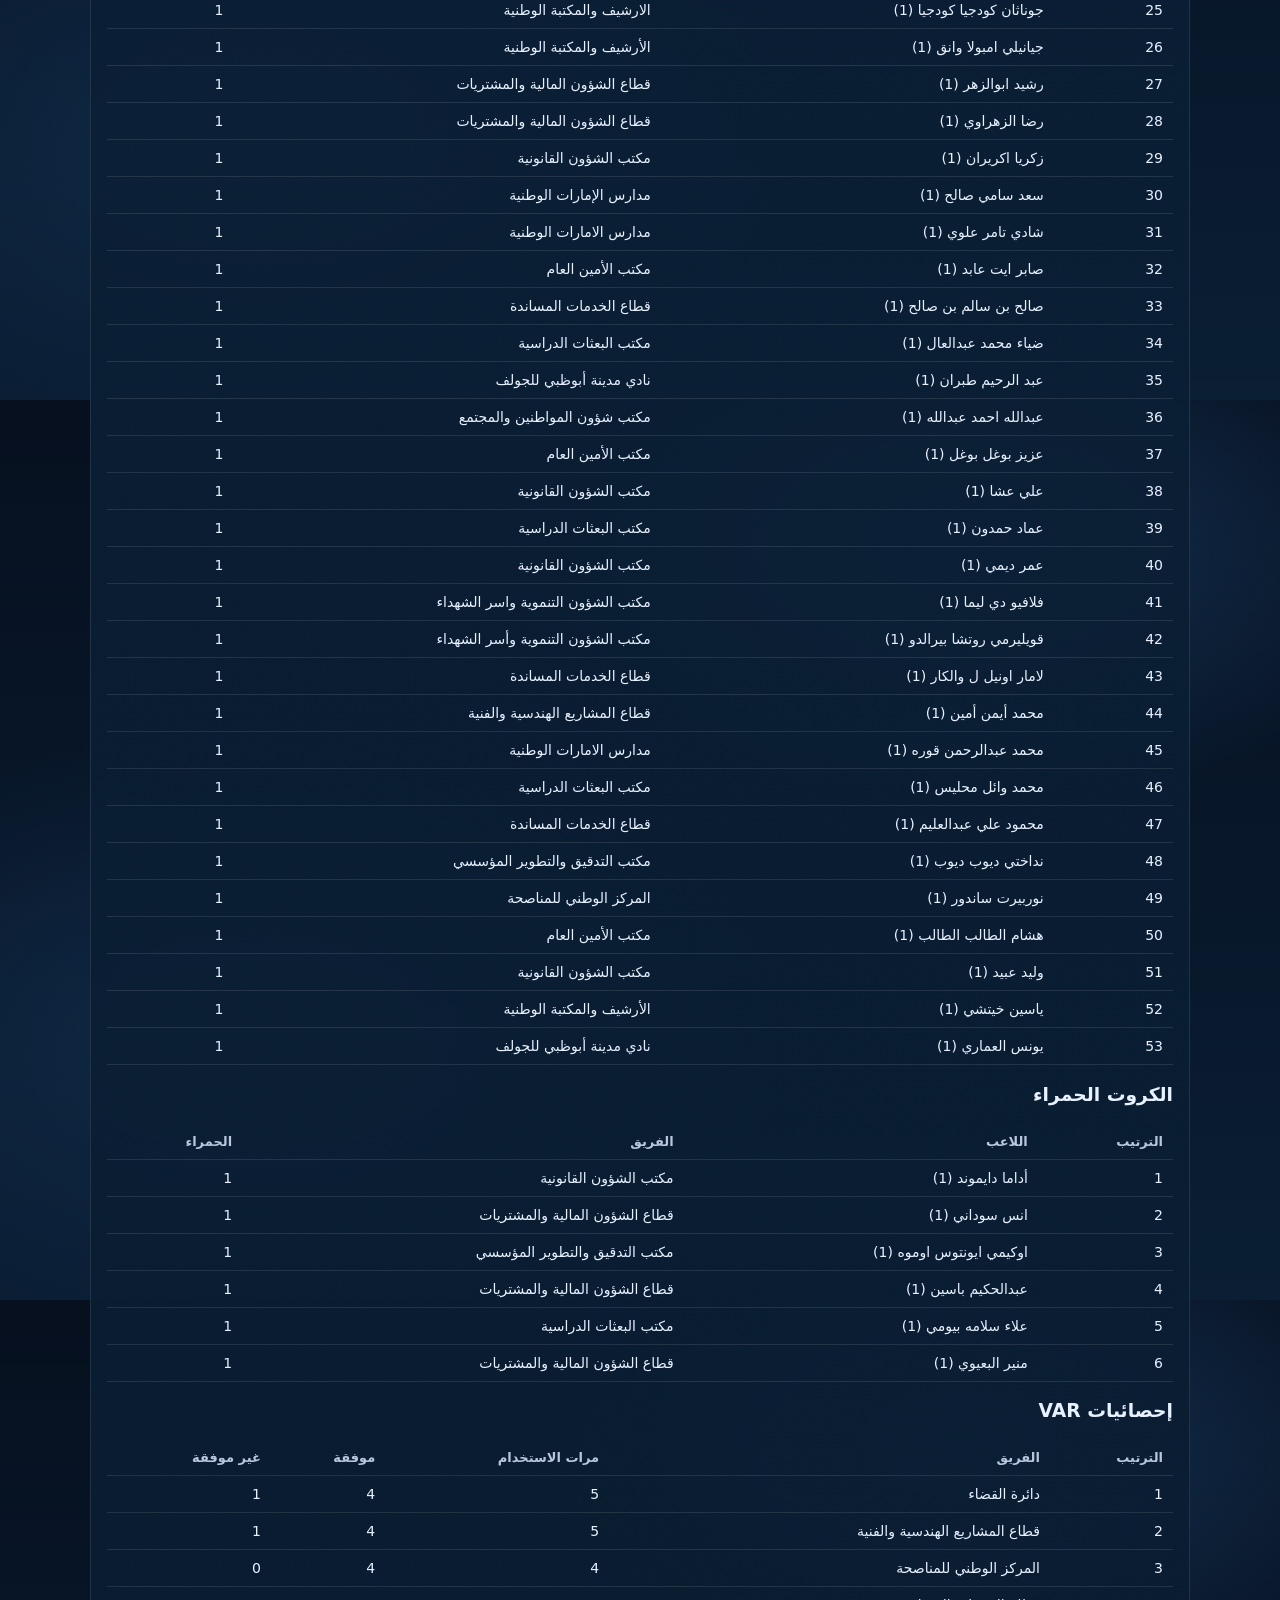
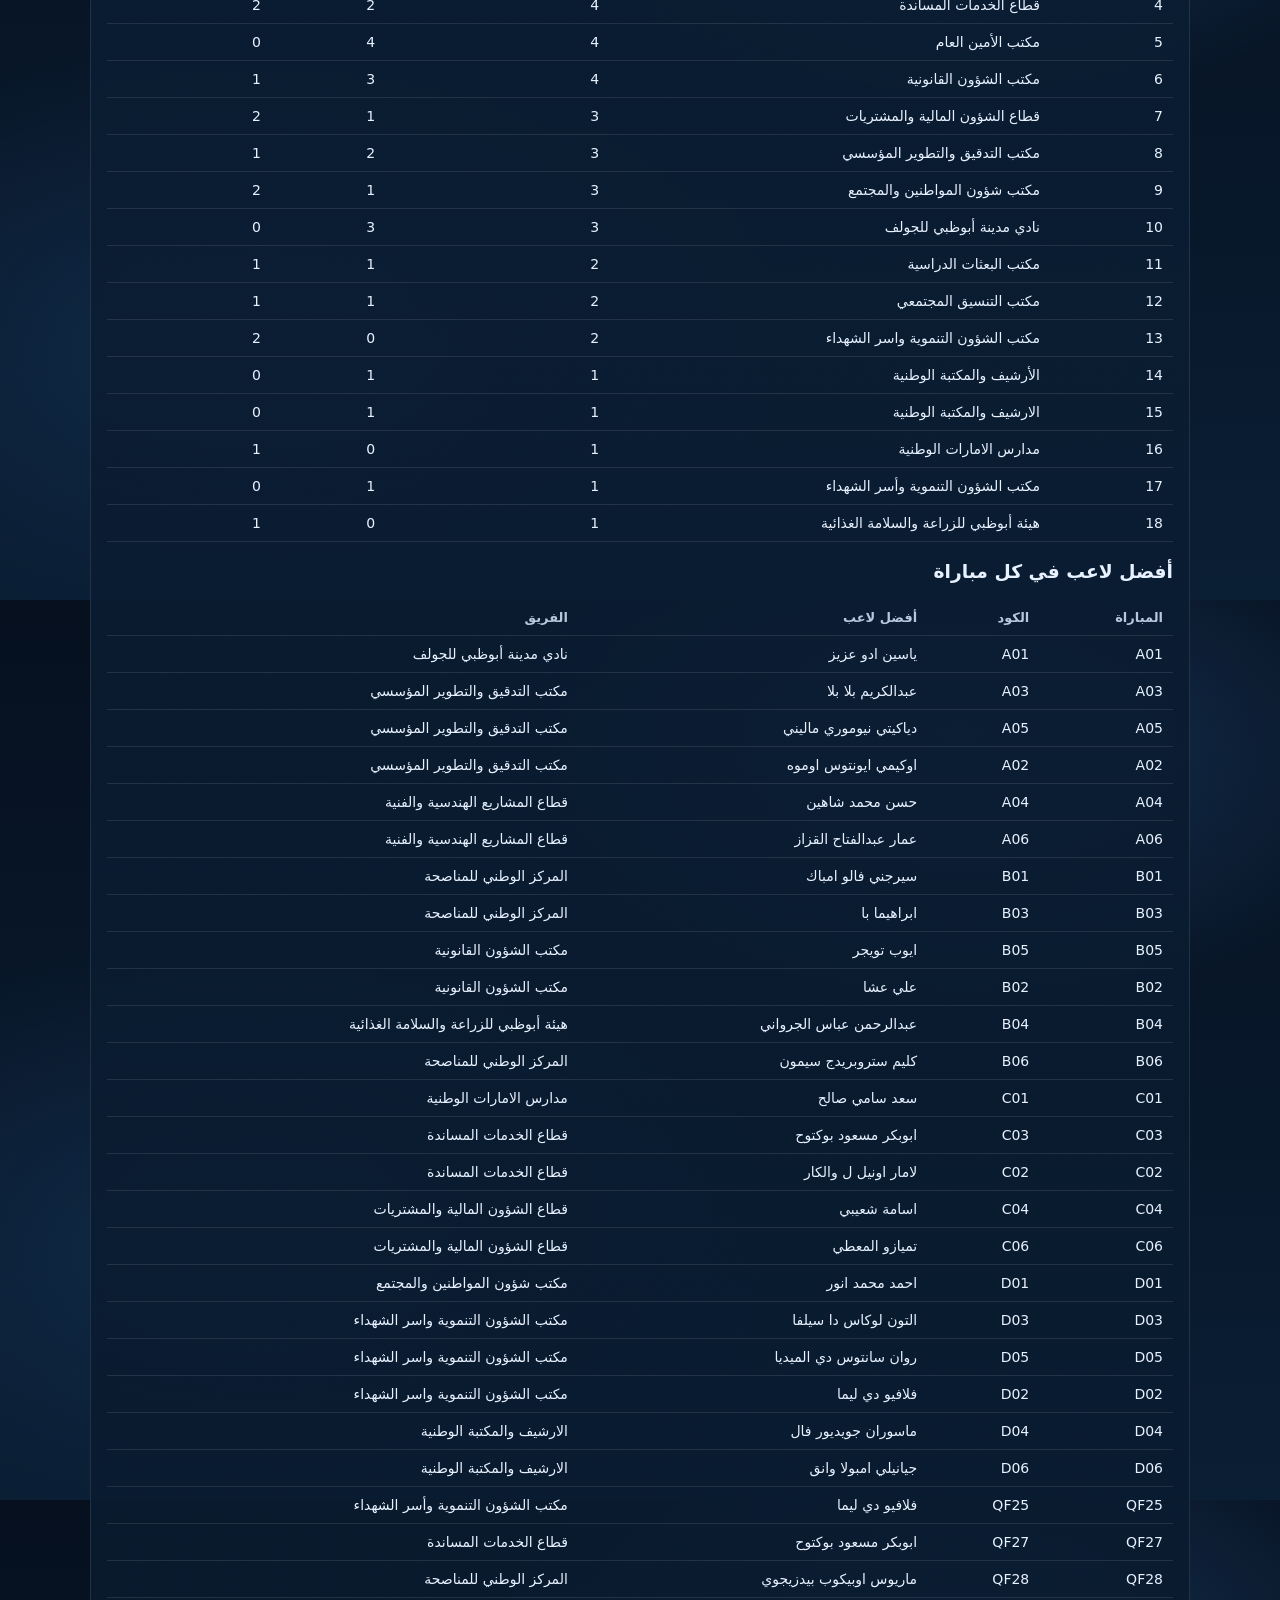
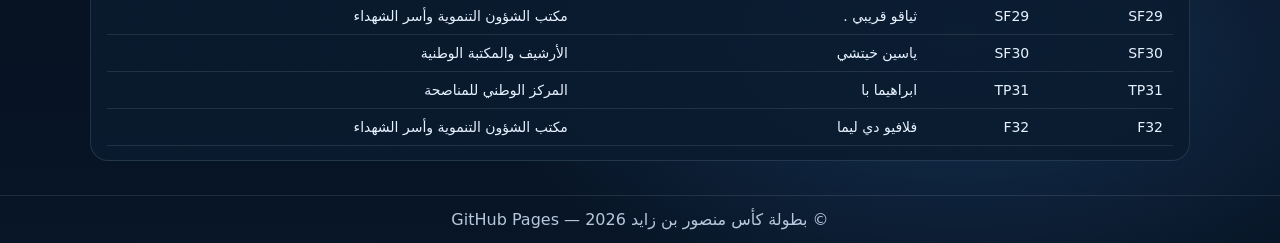
<file: stats.html>
<!doctype html>
<html lang="ar" dir="rtl">
<head>
  <meta charset="utf-8" />
  <meta name="viewport" content="width=device-width,initial-scale=1" />
  <title>الإحصائيات - بطولة كأس منصور بن زايد 2026</title>
  <link rel="icon" type="image/png" href="assets/img/logo-tournament.png">
  <link rel="stylesheet" href="assets/css/style.css" />
  <link rel="manifest" href="manifest.webmanifest">
  <meta name="theme-color" content="#0b1f3a">
  <meta name="apple-mobile-web-app-capable" content="yes">
  <meta name="apple-mobile-web-app-status-bar-style" content="default">
  <meta name="apple-mobile-web-app-title" content="كأس منصور">
  <link rel="apple-touch-icon" href="assets/icons/apple-touch-icon.png">
</head>
<body>
<header class="topbar">
  <div class="topbar-logos">
    <img class="logo" src="assets/img/logo-committee-white.png" alt="شعار اللجنة" />
  </div>
  <div class="brand">
    <div class="brand-title">بطولة كأس منصور بن زايد 2026</div>
    
  </div>
  <div class="topbar-logos">
    <img class="logo" src="assets/img/logo-cup-white.png" alt="شعار البطولة" />
  </div>
  <nav class="nav">
    <a class="nav-link" href="index.html">الرئيسية</a>
    <a class="nav-link" href="group.html?g=A">المجموعة A</a>
    <a class="nav-link" href="group.html?g=B">المجموعة B</a>
    <a class="nav-link" href="group.html?g=C">المجموعة C</a>
    <a class="nav-link" href="group.html?g=D">المجموعة D</a>
    <a class="nav-link" href="groups_all.html">ترتيب جميع المجموعات</a>
    <a class="nav-link" href="awards.html">الجوائز الفردية</a>
    <a class="nav-link" class="nav-link active" href="stats.html">الإحصائيات</a>
    <a class="nav-link" href="knockout.html">الأدوار النهائية</a>
  </nav>
</header>
<main class="container">
  <section class="card">
    <div class="card-h">
      <h2>الإحصائيات</h2>
      <div class="badge" id="statsBadge">—</div>
    </div>
    <div class="card-b">
      <div id="loadError" class="note hidden"></div>

      <h3 style="margin-top:0">الهدافون</h3>
      <div class="table-wrap">
        <table class="table" id="tblScorers">
          <thead><tr><th>الترتيب</th><th>اللاعب</th><th>الفريق</th><th>الأهداف</th></tr></thead>
          <tbody></tbody>
        </table>
      </div>

      <h3>الكروت الصفراء</h3>
      <div class="table-wrap">
        <table class="table" id="tblYC">
          <thead><tr><th>الترتيب</th><th>اللاعب</th><th>الفريق</th><th>الصفراء</th></tr></thead>
          <tbody></tbody>
        </table>
      </div>

      <h3>الكروت الحمراء</h3>
      <div class="table-wrap">
        <table class="table" id="tblRC">
          <thead><tr><th>الترتيب</th><th>اللاعب</th><th>الفريق</th><th>الحمراء</th></tr></thead>
          <tbody></tbody>
        </table>
      </div>

      <h3>إحصائيات VAR</h3>
      <div class="table-wrap">
        <table class="table" id="tblVAR">
          <thead><tr><th>الترتيب</th><th>الفريق</th><th>مرات الاستخدام</th><th>موفقة</th><th>غير موفقة</th></tr></thead>
          <tbody></tbody>
        </table>
      </div>

      <h3>أفضل لاعب في كل مباراة</h3>
      <div class="table-wrap">
        <table class="table" id="tblMOM">
          <thead><tr><th>المباراة</th><th>الكود</th><th>أفضل لاعب</th><th>الفريق</th></tr></thead>
          <tbody></tbody>
        </table>
      </div>

    </div>
  </section>
</main>

<footer class="footer">
  © بطولة كأس منصور بن زايد 2026 — GitHub Pages
</footer>

<script src="assets/js/main.js"></script>
<script src="assets/js/stats.js"></script>
<script>
  CupStats.init();
</script>
<script>
  if ("serviceWorker" in navigator) {
    window.addEventListener("load", function () {
      navigator.serviceWorker.register("service-worker.js")
        .then(function () { console.log("PWA ready"); })
        .catch(function (err) { console.error("SW registration failed:", err); });
    });
  }
</script>
</body>
</html>
</file>
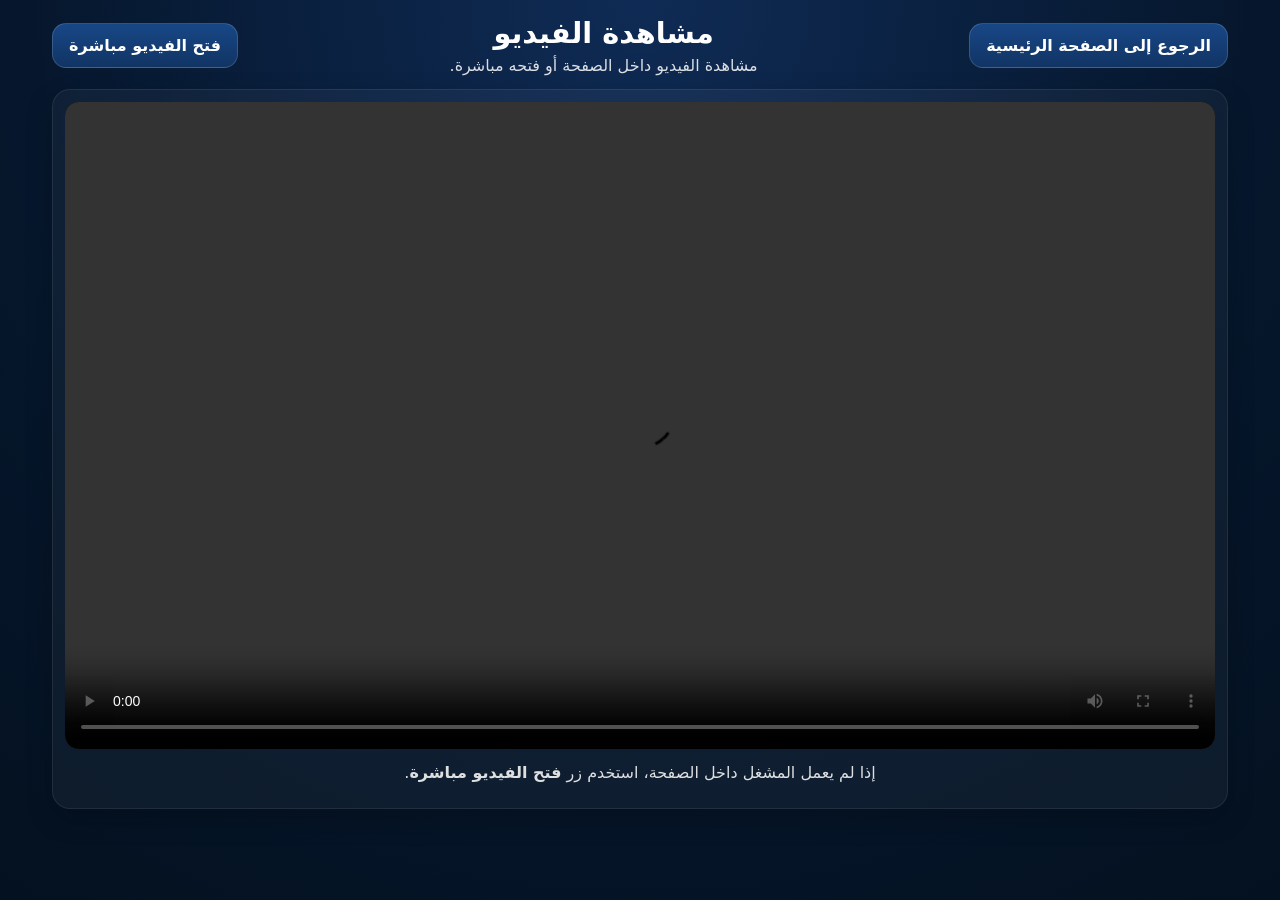
<file: video-viewer.html>
<!doctype html>
<html lang="ar" dir="rtl">
<head>
  <meta charset="utf-8" />
  <meta name="viewport" content="width=device-width,initial-scale=1" />
  <title>مشاهدة الفيديو</title>
  <link rel="stylesheet" href="assets/css/style.css" />
  <style>
    body{background:radial-gradient(circle at top, #0f2b55, #06172d 55%, #041120);color:#fff;margin:0}
    .viewer-wrap{max-width:1200px;margin:0 auto;padding:16px 12px 24px}
    .viewer-top{display:flex;align-items:center;justify-content:space-between;gap:12px;flex-wrap:wrap;margin-bottom:14px}
    .title-wrap{flex:1 1 auto;text-align:center}
    .title-wrap h1{margin:0 0 6px;font-size:1.8rem}
    .title-wrap p{margin:0;color:rgba(255,255,255,.85)}
    .back-home,.open-direct{display:inline-flex;align-items:center;justify-content:center;padding:12px 16px;border-radius:14px;background:linear-gradient(180deg,#184786,#113464);color:#fff;text-decoration:none;border:1px solid rgba(255,255,255,.15);font-weight:800}
    .viewer-card{background:rgba(255,255,255,.04);border:1px solid rgba(255,255,255,.08);border-radius:18px;overflow:hidden;box-shadow:0 10px 28px rgba(0,0,0,.2);padding:12px}
    .video-box{position:relative;width:100%;aspect-ratio:16/9;background:#000;border-radius:14px;overflow:hidden}
    .video-box iframe,.video-box video{width:100%;height:100%;border:none;display:block}
    .fallback{padding:14px;text-align:center;color:rgba(255,255,255,.86)}
    @media (max-width:640px){
      .viewer-wrap{padding:12px 8px 20px}
      .viewer-top{position:sticky;top:0;background:linear-gradient(180deg, rgba(6,23,45,.97), rgba(6,23,45,.9));backdrop-filter:blur(8px);padding:8px 0 10px;z-index:10}
      .title-wrap h1{font-size:1.2rem}
      .title-wrap p{font-size:.88rem}
      .back-home,.open-direct{width:100%;min-height:44px;font-size:.95rem}
    }
  </style>
</head>
<body>
  <main class="viewer-wrap">
    <div class="viewer-top">
      <a href="index.html" class="back-home">الرجوع إلى الصفحة الرئيسية</a>
      <div class="title-wrap">
        <h1 id="pageTitle">مشاهدة الفيديو</h1>
        <p>مشاهدة الفيديو داخل الصفحة أو فتحه مباشرة.</p>
      </div>
      <a id="openDirect" href="#" class="open-direct" target="_blank" rel="noopener">فتح الفيديو مباشرة</a>
    </div>

    <section class="viewer-card">
      <div class="video-box" id="videoBox"></div>
      <div class="fallback">إذا لم يعمل المشغل داخل الصفحة، استخدم زر <strong>فتح الفيديو مباشرة</strong>.</div>
    </section>
  </main>

  <script>
    const params = new URLSearchParams(location.search);
    const type = params.get('type') || 'mp4';
    const src = params.get('src') || '';
    const title = params.get('title') || 'مشاهدة الفيديو';
    document.getElementById('pageTitle').textContent = decodeURIComponent(title);
    document.getElementById('openDirect').href = src;

    function youtubeEmbed(url){
      try{
        const u = new URL(url);
        let id = '';
        if(u.hostname.includes('youtu.be')) id = u.pathname.replace('/','');
        else if(u.searchParams.get('v')) id = u.searchParams.get('v');
        return 'https://www.youtube.com/embed/' + id;
      }catch(e){ return url; }
    }

    const box = document.getElementById('videoBox');
    if(type === 'youtube'){
      const iframe = document.createElement('iframe');
      iframe.src = youtubeEmbed(src);
      iframe.allow = 'accelerometer; autoplay; clipboard-write; encrypted-media; gyroscope; picture-in-picture; web-share';
      iframe.allowFullscreen = true;
      box.appendChild(iframe);
    }else{
      const video = document.createElement('video');
      video.src = src;
      video.controls = true;
      video.playsInline = true;
      video.preload = 'metadata';
      box.appendChild(video);
    }
  </script>
</body>
</html>
</file>
<file: assets/css/style.css>
/* Minimal, robust, RTL-friendly styling */
:root{
  --bg1:#06101f;
  --bg2:#0a1e34;
  --card:#0b223a;
  --card2:#0a1b2f;
  --line:rgba(255,255,255,.10);
  --text:#e8f1ff;
  --muted:#b8c7dd;
  --accent:#4aa3ff;
}
*{box-sizing:border-box}
html,body{height:100%}
body{
  margin:0;
  font-family: system-ui, -apple-system, "Segoe UI", Tahoma, Arial, sans-serif;
  background: radial-gradient(900px 500px at 75% 15%, rgba(74,163,255,.22), transparent 55%),
              radial-gradient(900px 500px at 20% 70%, rgba(74,163,255,.12), transparent 60%),
              linear-gradient(180deg,var(--bg1),var(--bg2));
  color:var(--text);
}
a{color:inherit;text-decoration:none}
code{background:rgba(255,255,255,.08); padding:.12rem .35rem; border-radius:.35rem}
.container{width:min(1100px, 92vw); margin:22px auto 34px}
.topbar{
  position:sticky; top:0; z-index:10;
  backdrop-filter: blur(10px);
  background: rgba(5,14,26,.72);
  border-bottom:1px solid var(--line);
  padding:12px 16px;
  display:flex; align-items:center; justify-content:space-between; gap:14px;
}

.topbar-logos{
  display:flex;
  align-items:center;
  gap:10px;
  flex:0 0 auto;
}

.logo{
  width:44px;
  height:44px;
  object-fit:contain;
  filter: drop-shadow(0 6px 16px rgba(0,0,0,.45));
  opacity:.95;
}

.hero{ position:relative; }
.hero-bg{
  position:absolute;
  inset:0;
  width:100%;
  height:100%;
  object-fit:cover;
  opacity:.55;
  transform: scale(1.02);
}
.hero-logo{
  position:absolute;
  top:18px;
  width:84px;
  height:84px;
  object-fit:contain;
  filter: drop-shadow(0 8px 22px rgba(0,0,0,.55));
  opacity:.98;
  z-index:2;
}
.hero-logo-left{ left:18px; }
.hero-logo-right{ right:18px; }

.hero-card{ position:relative; z-index:3; }

@media (max-width: 720px){
  .logo{ width:34px; height:34px; }
  .hero-logo{ width:60px; height:60px; top:12px; }
  .hero-logo-left{ left:12px; }
  .hero-logo-right{ right:12px; }
}
.brand-title{font-weight:800; letter-spacing:.2px}
.brand-sub{font-size:12px; color:var(--muted); margin-top:2px}
.nav{display:flex; gap:10px; flex-wrap:wrap}
.nav-link{
  padding:8px 12px; border:1px solid var(--line); border-radius:999px;
  color:var(--muted); font-weight:700; font-size:13px;
}
.nav-link.active, .nav-link:hover{color:var(--text); border-color:rgba(74,163,255,.45); background:rgba(74,163,255,.10)}
.hero{margin-top:10px}
.hero-card{
  background: linear-gradient(180deg, rgba(10,32,55,.88), rgba(8,24,40,.88));
  border:1px solid var(--line);
  border-radius:18px;
  padding:22px;
}
.hero-card h1{margin:0 0 10px; font-size:34px}
.btn-row{display:flex; gap:10px; flex-wrap:wrap; margin-top:14px}
.btn{
  background:rgba(74,163,255,.14);
  border:1px solid rgba(74,163,255,.35);
  padding:10px 14px;
  border-radius:12px;
  font-weight:800;
}
.btn:hover{background:rgba(74,163,255,.22)}
.card{
  margin-top:16px;
  background: linear-gradient(180deg, rgba(11,34,58,.92), rgba(10,27,47,.92));
  border:1px solid var(--line);
  border-radius:18px;
  overflow:hidden;
}
.card-h{
  padding:14px 16px;
  border-bottom:1px solid var(--line);
  display:flex; align-items:center; justify-content:space-between; gap:12px;
}
.card-h h2{margin:0; font-size:18px}
.card-b{padding:14px 16px}
.badge{
  min-width:34px; text-align:center;
  padding:6px 10px;
  border-radius:999px;
  border:1px solid rgba(255,255,255,.12);
  color:var(--muted);
  font-weight:900; font-size:12px;
}
.table-wrap{overflow:auto}
.table{
  width:100%;
  border-collapse:collapse;
  min-width:780px;
}
.table th,.table td{
  border-bottom:1px solid var(--line);
  padding:10px 10px;
  text-align:right;
  white-space:nowrap;
  font-size:14px;
}
.table th{color:var(--muted); font-weight:900; font-size:13px}
.muted{color:var(--muted)}
.small{font-size:12px}
.note{
  margin-top:10px;
  padding:10px 12px;
  border-radius:12px;
  border:1px solid rgba(255,80,80,.35);
  background: rgba(255,80,80,.10);
  color:#ffd7d7;
}
.hidden{display:none}
.round{
  border:1px solid var(--line);
  border-radius:14px;
  padding:12px;
  margin-bottom:12px;
}
.round-title{font-weight:900; margin:0 0 10px}
.match-row{
  display:grid;
  grid-template-columns: 80px 110px 1fr 110px 1fr 90px;
  gap:8px;
  align-items:center;
  padding:10px;
  border-radius:12px;
  border:1px solid rgba(255,255,255,.08);
  background: rgba(255,255,255,.04);
  margin-bottom:8px;
}
.match-row .score{font-weight:900; text-align:center}
.match-row .pill{
  justify-self:start;
  padding:6px 10px;
  border-radius:999px;
  border:1px solid rgba(74,163,255,.35);
  background: rgba(74,163,255,.10);
  font-weight:900;
  font-size:12px;
}
.match-row .dim{color:var(--muted); font-size:12px}
.match-row a{color:var(--accent); font-weight:900}
.grid2{
  display:grid;
  grid-template-columns: repeat(2, minmax(0,1fr));
  gap:12px;
}
.kv{border:1px solid rgba(255,255,255,.08); background:rgba(255,255,255,.04); border-radius:14px; padding:12px}
.kv .k{color:var(--muted); font-size:12px; font-weight:900}
.kv .v{margin-top:6px; font-weight:800}
.sep{border:none; border-top:1px solid var(--line); margin:16px 0}
.scoreline{
  font-size:22px;
  font-weight:1000;
  text-align:center;
  padding:10px;
  border-radius:14px;
  border:1px solid rgba(255,255,255,.08);
  background:rgba(255,255,255,.04);
}
.goals{display:grid; grid-template-columns: repeat(2, minmax(0,1fr)); gap:12px; margin-top:12px}
.goals-col{border:1px solid rgba(255,255,255,.08); background:rgba(255,255,255,.04); border-radius:14px; padding:12px}
.goals-col h3{margin:0 0 8px; font-size:14px}
.goals-col ul{margin:0; padding:0 18px}
.footer{
  border-top:1px solid var(--line);
  color:var(--muted);
  padding:14px 16px;
  text-align:center;
}
@media (max-width: 820px){
  .hero-card h1{font-size:22px; line-height:1.25}
  .grid2{grid-template-columns:1fr}
  .match-row{grid-template-columns: 70px 92px 1fr 90px 1fr 80px}
}


/* ===== Mobile-first refinements (phone friendly) ===== */
@media (max-width: 760px){
  .container{padding:12px;}
  .topbar{padding:10px 12px; gap:10px; flex-wrap:wrap;}
  .topbar-logos{order:1; gap:8px;}
  .topbar-logos .logo{width:34px; height:auto;}
  .brand{order:2; width:calc(100% - 100px);}
  .brand-title{font-size:16px; line-height:1.25;}
  .brand-sub{font-size:12px; opacity:.9;}
  .nav{order:3; width:100%; overflow-x:auto; white-space:nowrap; -webkit-overflow-scrolling:touch; justify-content:flex-start; padding:6px 0; gap:6px;}
  .nav::-webkit-scrollbar{height:6px;}
  .nav-link{display:inline-block; padding:8px 10px; font-size:13px; border-radius:999px;}
  .hero{padding:14px;}
  .hero h1{font-size:22px; line-height:1.25;}
  .hero p{font-size:14px; line-height:1.7;}
  .kpis{grid-template-columns:repeat(2,1fr); gap:10px;}
  .kpi{padding:10px;}
  .kpi b{font-size:22px;}
  .card{border-radius:16px;}
  .card-h{padding:10px 12px;}
  .card-b{padding:10px 12px;}
  .table-wrap{overflow-x:auto; -webkit-overflow-scrolling:touch;}
  table{min-width:720px;}
  th,td{font-size:13px; padding:10px 10px;}
  .btn-row{flex-direction:column; gap:10px;}
  .btn{width:100%; justify-content:center;}
  .footer{padding:14px 12px; font-size:12px;}
}

/* Extra small phones */
@media (max-width: 420px){
  .brand{width:100%;}
  .brand-title{font-size:15px;}
  .hero h1{font-size:20px; line-height:1.28;}
  table{min-width:680px;}
}


/* ===== Mobile fixes (group details, header, logos) ===== */
@media (max-width: 720px){
  header.topbar{
    flex-wrap: wrap;
    gap: 10px;
    padding: 10px 12px;
  }
  header.topbar .topbar-logos{
    flex: 0 0 auto;
  }
  header.topbar img.logo{
    height: 34px;
    width: auto;
    opacity: 1;
    filter: none;
  }
  header.topbar .brand{
    flex: 1 1 100%;
    order: 2;
    text-align: center;
    margin: 0;
  }
  header.topbar .brand-title,
  header.topbar .brand-sub{
    text-align: center;
    width: 100%;
  }
  header.topbar .nav{
    order: 3;
    width: 100%;
    justify-content: center;
    overflow-x: auto;
    -webkit-overflow-scrolling: touch;
    padding-bottom: 6px;
  }
  header.topbar .nav::-webkit-scrollbar{height:6px}
  header.topbar .nav-link{white-space: nowrap}
}

/* Make 'تفاصيل' always visible on mobile in recent matches table */
@media (max-width: 720px){
  .table-wrap{overflow-x:auto;-webkit-overflow-scrolling:touch}
  .table{min-width: 760px;}
  .table td:last-child a,
  .table td:last-child .link{
    display:inline-block;
    padding:8px 12px;
    border-radius: 12px;
    background: rgba(26,120,255,.22);
    border: 1px solid rgba(26,120,255,.35);
    color: #eaf3ff;
    font-weight: 800;
  }
}

/* Group page: match rows become stacked cards so the details button doesn't disappear */
@media (max-width: 640px){
  .match-row{
    grid-template-columns: 1fr;
    gap: 10px;
    padding: 12px;
  }
  .match-row > div:nth-child(1){
    justify-self: center;
    margin-bottom: 2px;
  }
  .match-row > div:nth-child(2){
    display: none; /* hide code inside row (already shown on badge) */
  }
  .match-row > div:nth-child(3),
  .match-row > div:nth-child(5){
    text-align: center;
    font-weight: 800;
    font-size: 16px;
    line-height: 1.5;
  }
  .match-row > div:nth-child(4){
    text-align: center;
    font-size: 26px;
    font-weight: 900;
    letter-spacing: .5px;
    padding: 6px 0;
  }
  .match-row > div:nth-child(6){
    text-align: center;
  }
  .match-row > div:nth-child(6) a,
  .match-row > div:nth-child(6) .link{
    display: block;
    width: 100%;
    padding: 12px 14px;
    border-radius: 16px;
    background: rgba(26,120,255,.20);
    border: 1px solid rgba(26,120,255,.35);
    color: #eaf3ff;
    font-weight: 900;
  }
  .match-row > div:nth-child(7){
    margin-top: 2px;
    font-size: 13px;
    line-height: 1.9;
    opacity: .95;
  }
}

/* Hero logos on mobile: keep them visible */
@media (max-width: 640px){
  .hero-logo{
    opacity: 1;
    filter: none;
  }
  .hero-logo-left{left: 10px;}
  .hero-logo-right{right: 10px;}
  .hero-card h1{ text-align:center;}
  .hero-card .muted{ text-align:center;}
}


/* ===== Group color accents ===== */
:root{
  --ga:#ffffff;         /* Group A: white */
  --gb:#d6b35f;         /* Group B: gold */
  --gc:#0b0f16;         /* Group C: dark black */
  --gd:#6d1a1a;         /* Group D: dark red */
}

/* Hero centered tournament logo */
.hero-logo-center{
  left:50%;
  transform: translateX(-50%);
  width:110px;
  height:110px;
  top:10px;
  background: transparent;
}

/* Center nav and keep mobile layout */
.topbar{
  flex-wrap:wrap;
  justify-content:center;
  text-align:center;
}
.topbar .brand{flex: 1 1 280px; order:1; text-align:center}
.topbar .nav{flex: 1 1 100%; order:2; justify-content:center}
.topbar .topbar-logos{order:0}

@media (max-width: 720px){
  .hero-logo-center{ width:78px; height:78px; top:8px; }
  .topbar{gap:10px}
}

/* Group buttons */
.btn-ga{ border-color: rgba(255,255,255,.45); background: rgba(255,255,255,.10); }
.btn-gb{ border-color: rgba(214,179,95,.55); background: rgba(214,179,95,.10); }
.btn-gc{ border-color: rgba(0,0,0,.35); background: rgba(0,0,0,.18); }
.btn-gd{ border-color: rgba(109,26,26,.55); background: rgba(109,26,26,.16); }

/* Group page accent bar */
body[data-group="A"] .card-h{ border-bottom-color: rgba(255,255,255,.25); }
body[data-group="B"] .card-h{ border-bottom-color: rgba(214,179,95,.35); }
body[data-group="C"] .card-h{ border-bottom-color: rgba(0,0,0,.30); }
body[data-group="D"] .card-h{ border-bottom-color: rgba(109,26,26,.35); }

/* Remove old technical note blocks on hero */
.hero-desc{ font-size:15px; line-height:1.8; }


/* Awards */
.aw-grid{display:grid;grid-template-columns:repeat(2,minmax(0,1fr));gap:14px;margin-top:12px}
@media (max-width: 900px){.aw-grid{grid-template-columns:1fr}}
.award{background:rgba(255,255,255,0.03);border:1px solid rgba(255,255,255,0.06);border-radius:18px;padding:16px}
.award-h{font-size:14px;opacity:.9;margin-bottom:8px}
.award-m{font-size:22px;font-weight:800;letter-spacing:.2px}
.award-s{margin-top:6px;font-size:13px;opacity:.8}
.muted{opacity:.75;font-size:13px}


/* --- Added pages: groups_all + awards --- */
.grid-2{
  display:grid;
  grid-template-columns: 1fr 1fr;
  gap:16px;
}
@media (max-width: 900px){
  .grid-2{ grid-template-columns:1fr; }
}
.page-head{ margin: 18px 0; display:flex; align-items:center; justify-content:space-between; gap:12px; flex-wrap:wrap; }
.page-title{ margin:0; font-size:20px; line-height:1.25; }
.alert{
  padding:10px 12px;
  border-radius:12px;
  border:1px solid rgba(255,255,255,.12);
  background: rgba(180, 30, 30, .22);
  color:#fff;
  font-size:14px;
}
.hidden{ display:none !important; }
.hint{
  margin-top:16px;
  font-size:13px;
  opacity:.85;
}
.award-card .award-head{
  font-size:18px;
  font-weight:700;
  margin-bottom:10px;
}
.award-card .award-body{
  padding:6px 0 2px 0;
}
.award-card .award-name{
  font-size:22px;
  font-weight:800;
}
.award-card .award-sub{
  margin-top:6px;
  font-size:14px;
  opacity:.9;
}

/* ===== ضبط أقوى لعنوان صفحة الجوائز الفردية في الموبايل ===== */
body.awards-page .hero h1,
body.awards-page .hero-card h1,
body.awards-page .page-title,
body.awards-page h1,
body.awards-page h2,
body[data-page="awards"] .hero h1,
body[data-page="awards"] .hero-card h1,
body[data-page="awards"] .page-title,
body[data-page="awards"] h1,
body[data-page="awards"] h2,
.awards-page .hero h1,
.awards-page .hero-card h1,
.awards-page .page-title,
.awards-page h1,
.awards-page h2{
  font-family: system-ui, -apple-system, "Segoe UI", Tahoma, Arial, sans-serif !important;
  font-weight: 700 !important;
  letter-spacing: 0 !important;
}

@media (max-width: 760px){
  body.awards-page .hero h1,
  body.awards-page .hero-card h1,
  body.awards-page .page-title,
  body.awards-page h1,
  body.awards-page h2,
  body[data-page="awards"] .hero h1,
  body[data-page="awards"] .hero-card h1,
  body[data-page="awards"] .page-title,
  body[data-page="awards"] h1,
  body[data-page="awards"] h2,
  .awards-page .hero h1,
  .awards-page .hero-card h1,
  .awards-page .page-title,
  .awards-page h1,
  .awards-page h2{
    font-size: 18px !important;
    line-height: 1.35 !important;
    text-align: center !important;
    margin: 0 auto 10px !important;
  }

  body.awards-page .brand-title,
  body[data-page="awards"] .brand-title,
  .awards-page .brand-title{
    font-size: 15px !important;
    line-height: 1.25 !important;
  }
}
</file>
